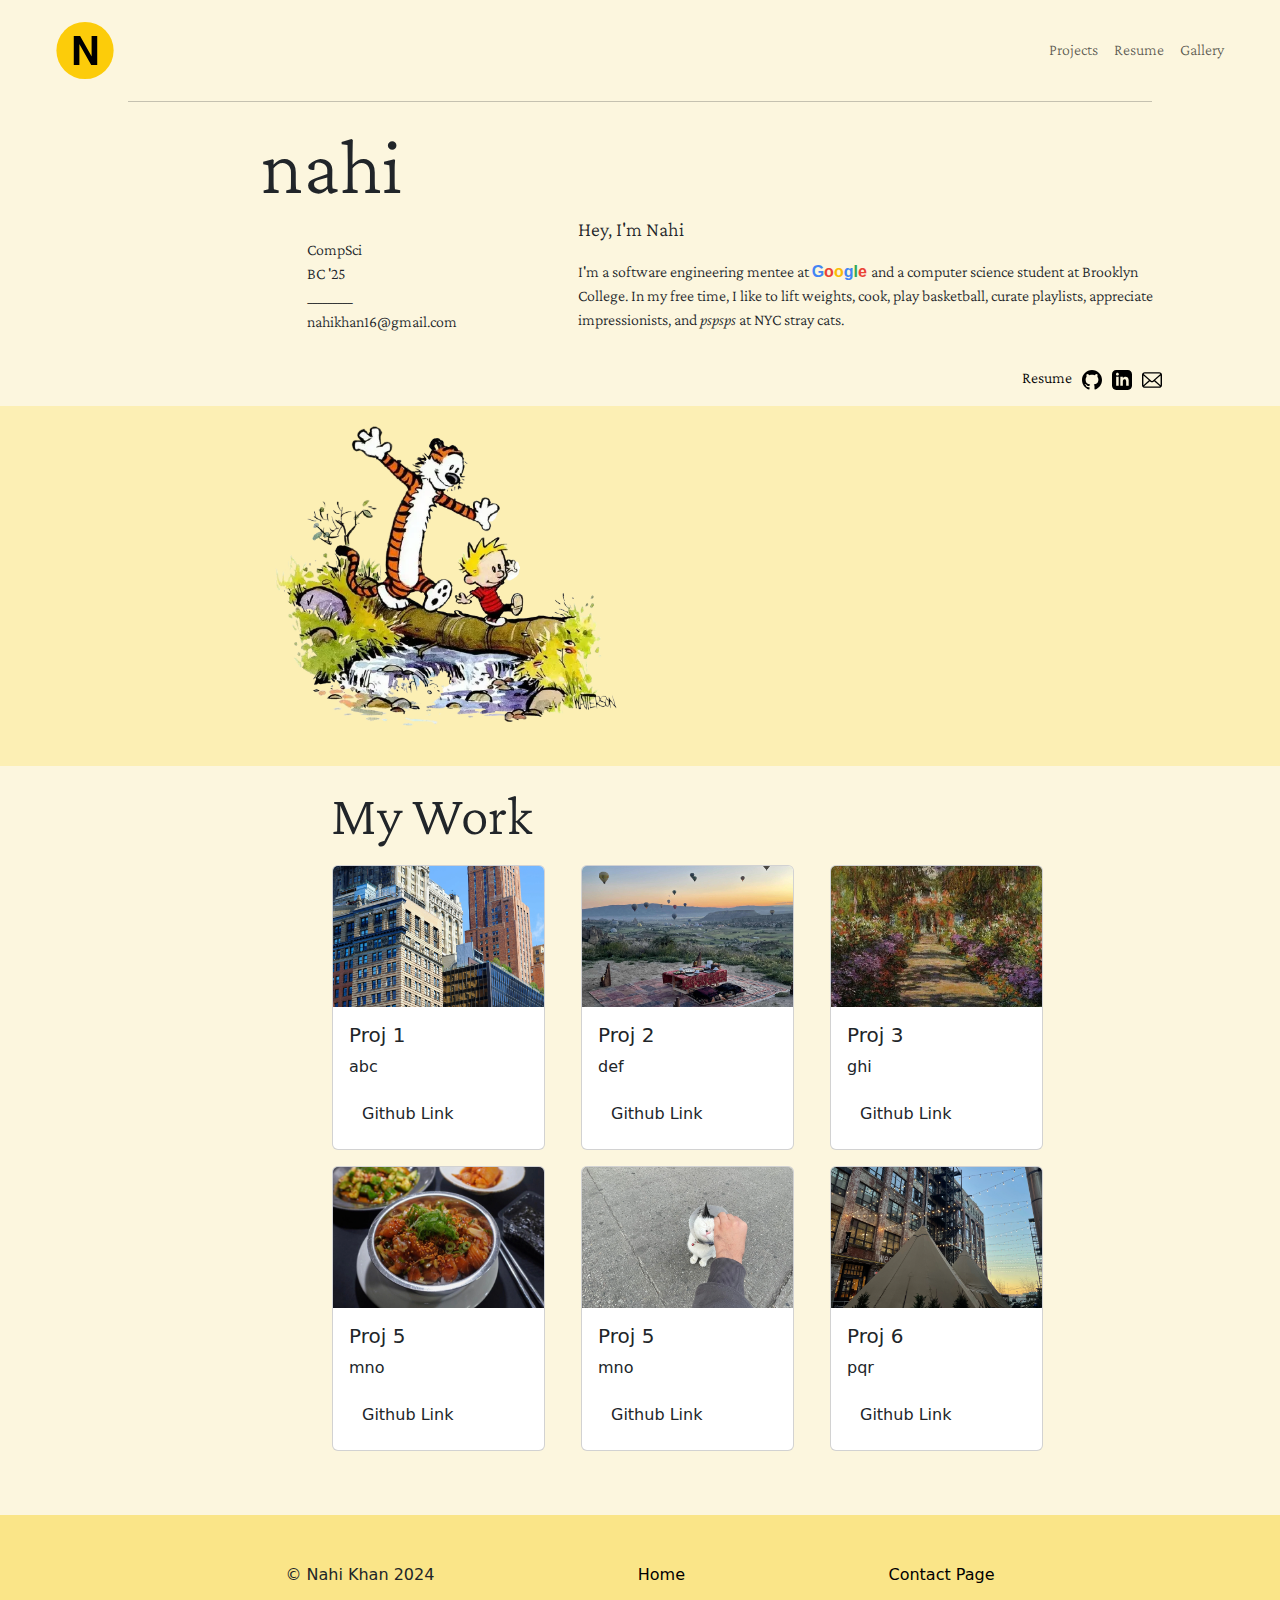
<file: index.html>
<!-- in root dir and not in html folder bc hosted on pages -->
<!DOCTYPE html>
<html lang="en">
  <head>
    <!-- metadata -->
    <meta charset="utf-8" />
    <meta name="description" content="Nahi Khan portfolio website" />
    <meta name="author" content="Nahi Khan" />
    <meta name="viewport" content="width=device-width, initial-scale=1.0" />

    <!-- title of tab -->
    <title>Nahi Khan</title>

    <link rel="icon" href="./imgs/n.svg" />

    <!-- link google font -->
    <link rel="preconnect" href="https://fonts.googleapis.com" />
    <link rel="preconnect" href="https://fonts.gstatic.com" crossorigin />
    <link
      href="https://fonts.googleapis.com/css2?family=Crimson+Pro:ital,wght@0,200..900;1,200..900&display=swap"
      rel="stylesheet"
    />

    <!-- bootstrap -->
    <link
      href="https://cdn.jsdelivr.net/npm/bootstrap@5.3.3/dist/css/bootstrap.min.css"
      rel="stylesheet"
      integrity="sha384-QWTKZyjpPEjISv5WaRU9OFeRpok6YctnYmDr5pNlyT2bRjXh0JMhjY6hW+ALEwIH"
      crossorigin="anonymous"
    />
    <script
      src="https://code.jquery.com/jquery-3.2.1.slim.min.js"
      integrity="sha384-KJ3o2DKtIkvYIK3UENzmM7KCkRr/rE9/Qpg6aAZGJwFDMVNA/GpGFF93hXpG5KkN"
      crossorigin="anonymous"
    ></script>
    <script
      src="https://cdn.jsdelivr.net/npm/bootstrap@4.0.0/dist/js/bootstrap.min.js"
      integrity="sha384-JZR6Spejh4U02d8jOt6vLEHfe/JQGiRRSQQxSfFWpi1MquVdAyjUar5+76PVCmYl"
      crossorigin="anonymous"
    ></script>

    <!-- min animate css -->
    <link
      rel="stylesheet"
      href="https://cdnjs.cloudflare.com/ajax/libs/animate.css/4.1.1/animate.min.css"
    />

    <!-- external css -->
    <link rel="stylesheet" href="./css/styles.css" />

    <!-- Script -->
    <script src="./scripts/index.js" defer></script>
  </head>

  <body class="white-ish">
    <!-- page content -->
    <!-- navbar -->
    <nav class="navbar navbar-expand-sm">
      <!-- logo -->
      <a href="./index.html" class="navbar-brand ps-5">
        <img src="./imgs/n.svg" alt="n-train logo" />
      </a>

      <!-- toggle hamburger -->
      <button
        class="navbar-toggler me-5 ms-5"
        type="button"
        data-toggle="collapse"
        data-target="#myNav"
        aria-controls="navbarSupportedContent"
        aria-expanded="false"
        aria-label="Toggle navigation"
      >
        <span class="navbar-toggler-icon"></span>
      </button>

      <!-- navbar ul -->
      <div
        class="collapse navbar-collapse justify-content-end crimson-pro-theme pe-5 text-end"
        id="myNav"
      >
        <ul class="navbar-nav">
          <li class="nav-item">
            <a class="nav-link link-style" href="#projects">Projects</a>
          </li>
          <li class="nav-item">
            <a class="nav-link link-style" href="#">Resume</a>
          </li>
          <li class="nav-item">
            <a class="nav-link link-style" href="./html/gallery.html"
              >Gallery</a
            >
          </li>
        </ul>
      </div>
    </nav>
    <hr />

    <!-- container which will auto shrink -->
    <div class="container crimson-pro-theme pb-3">
      <div class="row mx-3">
        <div class="col-lg-5">
          <div class="display-1">
            <div
              class="animate__animated animate__slow animate__fadeIn ps-3 text-lg-center pt-3"
            >
              nahi
            </div>
          </div>
        </div>
        <div class="col-lg-7"></div>
      </div>
      <div class="row mx-3">
        <div class="col-md-2"></div>
        <div class="col-md-3 pt-4">
          <div class="ps-3">CompSci</div>
          <div class="ps-3">BC '25</div>
          <div class="ps-3">_________</div>
          <div class="ps-3">nahikhan16@gmail.com</div>
        </div>
        <div class="col-md-7 pe-0">
          <p class="lead ps-3">Hey, I'm Nahi</p>
          <div class="ps-3">
            I'm a software engineering mentee at
            <div class="google d-inline fw-bold">
              <span>G</span><span>o</span><span>o</span><span>g</span
              ><span>l</span><span>e</span>
            </div>
            and a computer science student at Brooklyn College. In my free time,
            I like to lift weights, cook, play basketball, curate playlists,
            appreciate impressionists, and
            <em>pspsps</em> at NYC stray cats.
          </div>
        </div>
      </div>
      <div class="row mx-3">
        <div class="col-md-12 justify-content-end links">
          <ul class="d-flex list-unstyled m-0 mt-3 pt-sm-3 pe-2">
            <li>
              <a class="link-resume" href="#">Resume</a>
            </li>
            <li>
              <a href="https://github.com/nvhiii">
                <img
                  src="./imgs/iconmonstr-github-1.svg"
                  alt="Github logo"
                  class="link-social"
                />
              </a>
            </li>
            <li>
              <a
                href="https://www.linkedin.com/in/nahi-khan"
                rel="noopener noreferrer"
              >
                <img
                  src="./imgs/iconmonstr-linkedin-3.svg"
                  alt="Linkedin logo"
                  class="link-social"
                />
              </a>
            </li>
            <li>
              <a href="mailto:nahikhan16@gmail.com">
                <img
                  src="./imgs/email-8-svgrepo-com.svg"
                  alt="Email logo"
                  class="link-social"
                />
              </a>
            </li>
          </ul>
        </div>
      </div>
    </div>

    <!-- break -->
    <div class="break d-flex vanilla">
      <div class="spacer"></div>
      <img class="m-3" src="./imgs/ch-nb.webp" alt="calvin n hobbes" />
    </div>

    <!-- will wrap in scrollspy later -->
    <div class="container my-works pt-3 p-5" id="projects">
      <div class="row mx-3">
        <div class="col-md-2"></div>
        <div class="col-md-3">
          <div
            class="display-4 ps-3 animate__animated animate__fadeIn animate__delay-1s mb-3 crimson-pro-theme"
          >
            My Work
          </div>
        </div>
        <div class="col-md-7"></div>
      </div>
      <div class="row mx-4">
        <div class="col-md-2"></div>
        <div class="col-md-3 ps-4 mb-3">
          <div class="card">
            <img
              src="./imgs/pexels-valery-anatolievich-485490101-18352382.webp"
              class="card-img-top"
              alt="nyc skyline"
            />
            <div class="card-body">
              <h5 class="card-title">Proj 1</h5>
              <p class="card-text">abc</p>
              <a href="#" class="btn brg">Github Link</a>
            </div>
          </div>
        </div>
        <div class="col-md-3 ps-4 mb-3">
          <div class="card">
            <img
              src="./imgs/turkey.webp"
              class="card-img-top"
              alt="image of the country turkey"
            />
            <div class="card-body">
              <h5 class="card-title">Proj 2</h5>
              <p class="card-text">def</p>
              <a href="#" class="btn brg">Github Link</a>
            </div>
          </div>
        </div>
        <div class="col-md-3 ps-4 mb-3">
          <div class="card">
            <img
              src="./imgs/monet.webp"
              class="card-img-top"
              alt="monet art of the garden"
            />
            <div class="card-body">
              <h5 class="card-title">Proj 3</h5>
              <p class="card-text">ghi</p>
              <a href="#" class="btn brg">Github Link</a>
            </div>
          </div>
        </div>
        <div class="col-md-1 mb-3"></div>
      </div>
      <div class="row mx-4">
        <div class="col-md-2"></div>
        <div class="col-md-3 ps-4 mb-3">
          <div class="card">
            <img src="./imgs/poke.webp" class="card-img-top" alt="pokebowl" />
            <div class="card-body">
              <h5 class="card-title">Proj 5</h5>
              <p class="card-text">mno</p>
              <a href="#" class="btn brg">Github Link</a>
            </div>
          </div>
        </div>
        <div class="col-md-3 ps-4 mb-3">
          <div class="card">
            <img
              src="./imgs/straycat.webp"
              class="card-img-top"
              alt="nyc deli cat"
            />
            <div class="card-body">
              <h5 class="card-title">Proj 5</h5>
              <p class="card-text">mno</p>
              <a href="#" class="btn brg">Github Link</a>
            </div>
          </div>
        </div>
        <div class="col-md-3 ps-4 mb-3">
          <div class="card">
            <img
              src="./imgs/jpnvillage.webp"
              class="card-img-top"
              alt="brooklyn japan village"
            />
            <div class="card-body">
              <h5 class="card-title">Proj 6</h5>
              <p class="card-text">pqr</p>
              <a href="#" class="btn brg">Github Link</a>
            </div>
          </div>
        </div>
        <div class="col-md-1 mb-3"></div>
      </div>
    </div>

    <!-- footer -->
    <div class="jasmine">
      <div class="container">
        <footer class="footer jasmine">
          <ul class="list-unstyled p-0 m-0 pt-5 pb-5">
            <li>&copy; Nahi Khan 2024</li>
            <li>
              <a
                href="./index.html"
                title="Homepage link"
                class="text-decoration-none text-black"
                >Home</a
              >
            </li>
            <li>
              <a
                href="#"
                title="Contact Page"
                class="text-decoration-none text-black"
                >Contact Page</a
              >
            </li>
          </ul>
        </footer>
      </div>
    </div>
  </body>
</html>
</file>
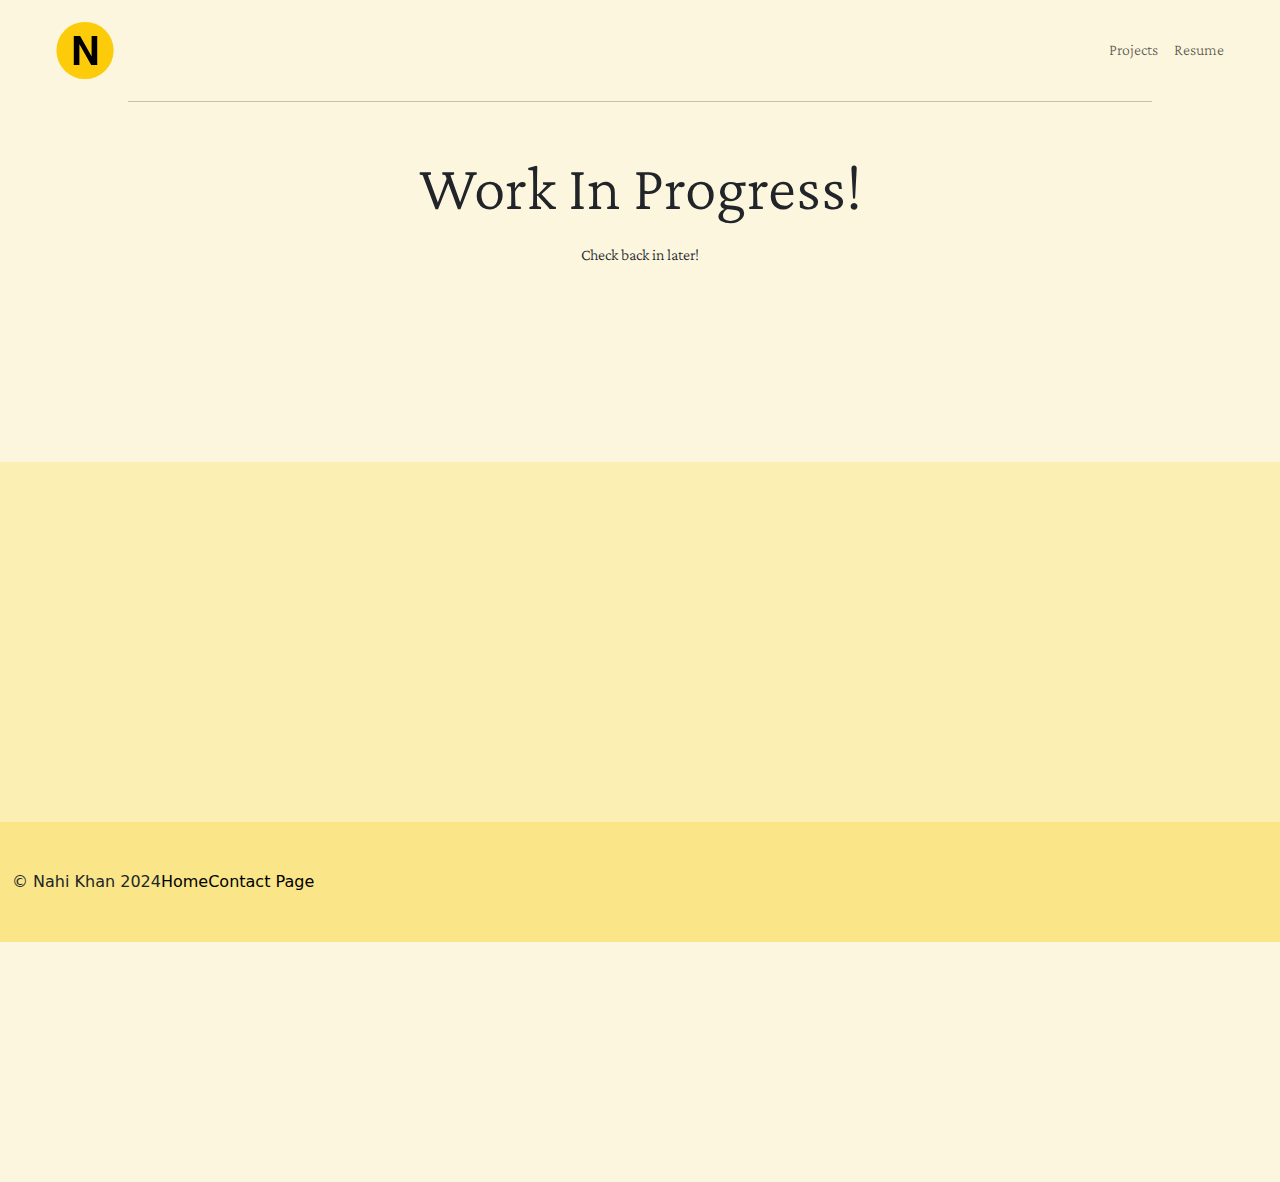
<file: html/gallery.html>
<!DOCTYPE html>
<html lang="en">
  <head>
    <meta charset="UTF-8" />
    <meta name="viewport" content="width=device-width, initial-scale=1.0" />
    <title>Document</title>

    <!-- Google Font + Bootstrap -->

    <!-- link google font -->
    <link rel="preconnect" href="https://fonts.googleapis.com" />
    <link rel="preconnect" href="https://fonts.gstatic.com" crossorigin />
    <link
      href="https://fonts.googleapis.com/css2?family=Crimson+Pro:ital,wght@0,200..900;1,200..900&display=swap"
      rel="stylesheet"
    />

    <!-- bootstrap -->
    <link
      href="https://cdn.jsdelivr.net/npm/bootstrap@5.3.3/dist/css/bootstrap.min.css"
      rel="stylesheet"
      integrity="sha384-QWTKZyjpPEjISv5WaRU9OFeRpok6YctnYmDr5pNlyT2bRjXh0JMhjY6hW+ALEwIH"
      crossorigin="anonymous"
    />
    <script
      src="https://cdn.jsdelivr.net/npm/bootstrap@5.3.3/dist/js/bootstrap.bundle.min.js"
      integrity="sha384-YvpcrYf0tY3lHB60NNkmXc5s9fDVZLESaAA55NDzOxhy9GkcIdslK1eN7N6jIeHz"
      crossorigin="anonymous"
      defer
    ></script>

    <script
      src="https://code.jquery.com/jquery-3.2.1.slim.min.js"
      integrity="sha384-KJ3o2DKtIkvYIK3UENzmM7KCkRr/rE9/Qpg6aAZGJwFDMVNA/GpGFF93hXpG5KkN"
      crossorigin="anonymous"
    ></script>
    <script
      src="https://cdn.jsdelivr.net/npm/popper.js@1.12.9/dist/umd/popper.min.js"
      integrity="sha384-ApNbgh9B+Y1QKtv3Rn7W3mgPxhU9K/ScQsAP7hUibX39j7fakFPskvXusvfa0b4Q"
      crossorigin="anonymous"
    ></script>
    <script
      src="https://cdn.jsdelivr.net/npm/bootstrap@4.0.0/dist/js/bootstrap.min.js"
      integrity="sha384-JZR6Spejh4U02d8jOt6vLEHfe/JQGiRRSQQxSfFWpi1MquVdAyjUar5+76PVCmYl"
      crossorigin="anonymous"
    ></script>

    <!-- min animate css -->
    <link
      rel="stylesheet"
      href="https://cdnjs.cloudflare.com/ajax/libs/animate.css/4.1.1/animate.min.css"
    />

    <!-- external css -->
    <link rel="stylesheet" href="../css/styles.css" />
  </head>
  <body class="white-ish">
    <nav class="navbar navbar-expand-sm">
      <!-- logo -->
      <a href="../index.html" class="navbar-brand ps-5">
        <img src="../imgs/n.svg" alt="n-train logo" />
      </a>

      <!-- toggle hamburger -->
      <button
        class="navbar-toggler me-5 ms-5"
        type="button"
        data-toggle="collapse"
        data-target="#myNav"
        aria-controls="navbarSupportedContent"
        aria-expanded="false"
        aria-label="Toggle navigation"
      >
        <span class="navbar-toggler-icon"></span>
      </button>

      <!-- navbar ul -->
      <div
        class="collapse navbar-collapse justify-content-end crimson-pro-theme pe-5 text-end"
        id="myNav"
      >
        <ul class="navbar-nav">
          <li class="nav-item">
            <a class="nav-link link-style" href="../index.html#projects"
              >Projects</a
            >
          </li>
          <li class="nav-item">
            <a class="nav-link link-style" href="#">Resume</a>
          </li>
        </ul>
      </div>
    </nav>
    <hr />
    <div class="break text-center pt-5 crimson-pro-theme">
      <p class="display-3">Work In Progress!</p>
      <p>Check back in later!</p>
    </div>
    <div class="break vanilla"></div>
    <div class="break">
      <footer class="d-flex footer jasmine">
        <!-- footer -->
        <div class="jasmine">
          <div class="container">
            <footer class="footer jasmine">
              <ul class="list-unstyled p-0 m-0 pt-5 pb-5">
                <li>&copy; Nahi Khan 2024</li>
                <li>
                  <a
                    href="../index.html"
                    title="Homepage link"
                    class="text-decoration-none text-black"
                    >Home</a
                  >
                </li>
                <li>
                  <a
                    href="#"
                    title="Contact Page"
                    class="text-decoration-none text-black"
                    >Contact Page</a
                  >
                </li>
              </ul>
            </footer>
          </div>
        </div>
      </footer>
    </div>
  </body>
</html>
</file>
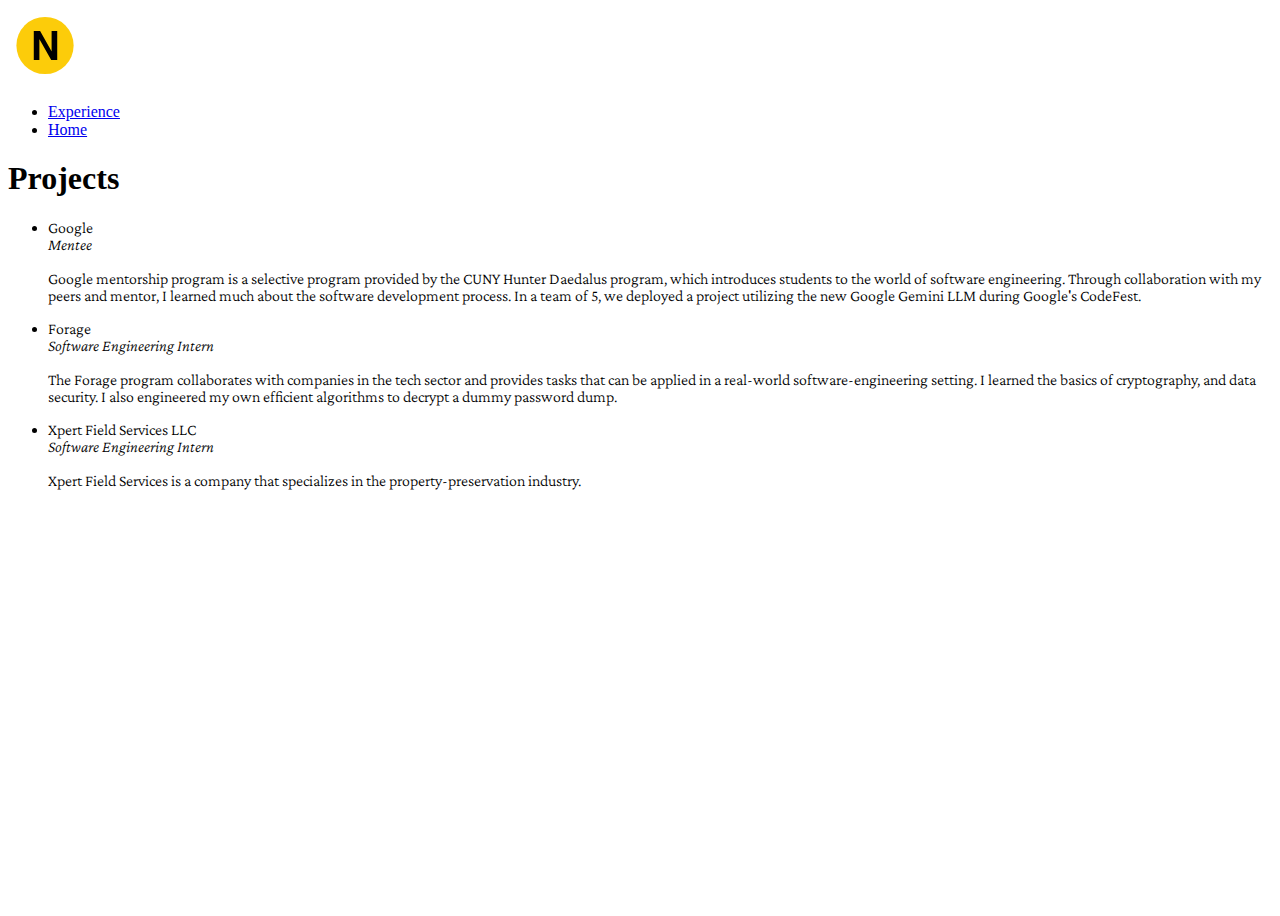
<file: html/projects.html>
<!-- proj page -->
<!DOCTYPE html>
<html lang="en">
  <head>
    <!-- metadata -->
    <meta charset="utf-8" />
    <meta name="viewport" content="width=device-width, initial-scale=1.0" />

    <!-- title of tab -->
    <title>Nahi's Projects</title>

    <!-- Script -->
    <script src="../scripts/index.js" defer></script>
    <!-- link stylesheet -->
    <link rel="stylesheet" href="../css/styles.css" />
    <link rel="preconnect" href="https://fonts.googleapis.com" />
    <link rel="preconnect" href="https://fonts.gstatic.com" crossorigin />
    <link
      href="https://fonts.googleapis.com/css2?family=Crimson+Pro:ital,wght@0,200..900;1,200..900&display=swap"
      rel="stylesheet"
    />
  </head>
  <body>
    <div class="navbar">
      <div class="left-side">
        <div class="logo">
          <a href="../index.html" rel="noopener noreferrer">
            <img src="../imgs/n.svg" />
          </a>
        </div>
      </div>
      <div class="right-side">
        <ul>
          <li>
            <a href="./experience.html" rel="noopener noreferrer">Experience</a>
          </li>
          <li>
            <a href="../index.html" rel="noopener noreferrer">Home</a>
          </li>
        </ul>
      </div>
    </div>

    <div id="project">
      <h1>Projects</h1>
      <ul class="projects crimson-pro-theme">
        <li>
          <p>
            <span>Google</span>
            <br />
            <span><em>Mentee</em></span>
            <br />
            <br />
            Google mentorship program is a selective program provided by the
            CUNY Hunter Daedalus program, which introduces students to the world
            of software engineering. Through collaboration with my peers and
            mentor, I learned much about the software development process. In a
            team of 5, we deployed a project utilizing the new Google Gemini LLM
            during Google's CodeFest.
          </p>
        </li>
        <li>
          <p>
            <span>Forage</span>
            <br />
            <span><em>Software Engineering Intern</em></span>
            <br />
            <br />
            The Forage program collaborates with companies in the tech sector
            and provides tasks that can be applied in a real-world
            software-engineering setting. I learned the basics of cryptography,
            and data security. I also engineered my own efficient algorithms to
            decrypt a dummy password dump.
          </p>
        </li>
        <li>
          <p>
            <span>Xpert Field Services LLC</span>
            <br />
            <span><em>Software Engineering Intern</em></span>
            <br />
            <br />
            Xpert Field Services is a company that specializes in the
            property-preservation industry.
          </p>
        </li>
      </ul>
    </div>
  </body>
</html>
</file>
<file: css/styles.css>
body {
  /* vh = view port height */
  height: 100vh;
}

.navbar img {
  flex-shrink: 0;
}

.links ul {
  display: flex;
  list-style-type: none;

  align-items: center;
  gap: 10px;
  margin: 0px;
  padding: 0px;
  color: black;
  justify-content: end;
}

.content {
  display: flex;
  flex-direction: column;
  flex: 1;
  align-items: center;
}

.sec {
  display: flex;
  width: 100%;
  height: 300px;
  flex: auto;
  justify-content: center;
  align-items: flex-start;
  padding: 20px;
  gap: 50px;
}

.footer ul {
  display: flex;
  justify-content: space-evenly;
}

.links img {
  height: 20px;
  width: auto;
}

.crimson-pro-theme {
  font-family: "Crimson Pro", serif;
  font-optical-sizing: auto;
  font-weight: 300;
  font-style: normal;
}

/* google font styling */

.google {
  font-family: sans-serif;
}

.google span:nth-child(10n + 1) {
  color: #4285f4;
}

.google span:nth-child(10n + 2) {
  color: #ea4335;
}

.google span:nth-child(10n + 3) {
  color: #fbbc05;
}

.google span:nth-child(10n + 4) {
  color: #4285f4;
}

.google span:nth-child(10n + 5) {
  color: #34a853;
}

.google span:nth-child(10n + 6) {
  color: #ea4335;
}

.links img {
  height: 20px;
  width: auto;
}

.link-style:hover {
  transform: translateY(-3px);
}

.link-resume {
  text-decoration: none;
  color: black;
}

.link-resume:hover {
  text-decoration: underline;
  font-weight: bold;
}

.link-social:hover {
  transform: scale(1.2);
}

.break {
  height: 40vh;
}

.spacer {
  height: inherit;
  width: 20vw;
}

.break img {
  height: 85%;
  width: auto;
}

.splash {
  background-color: #fccc0a;
}

.dk {
  background-color: #191716;
}

.lb {
  background-color: #c4a484;
}

.jasmine {
  background-color: #fae588ff;
}

.white-ish {
  background-color: #fcf6de;
}

.vanilla {
  background-color: #fcefb4ff;
}

hr {
  width: 80%;
  margin: 0 auto;
}
</file>
